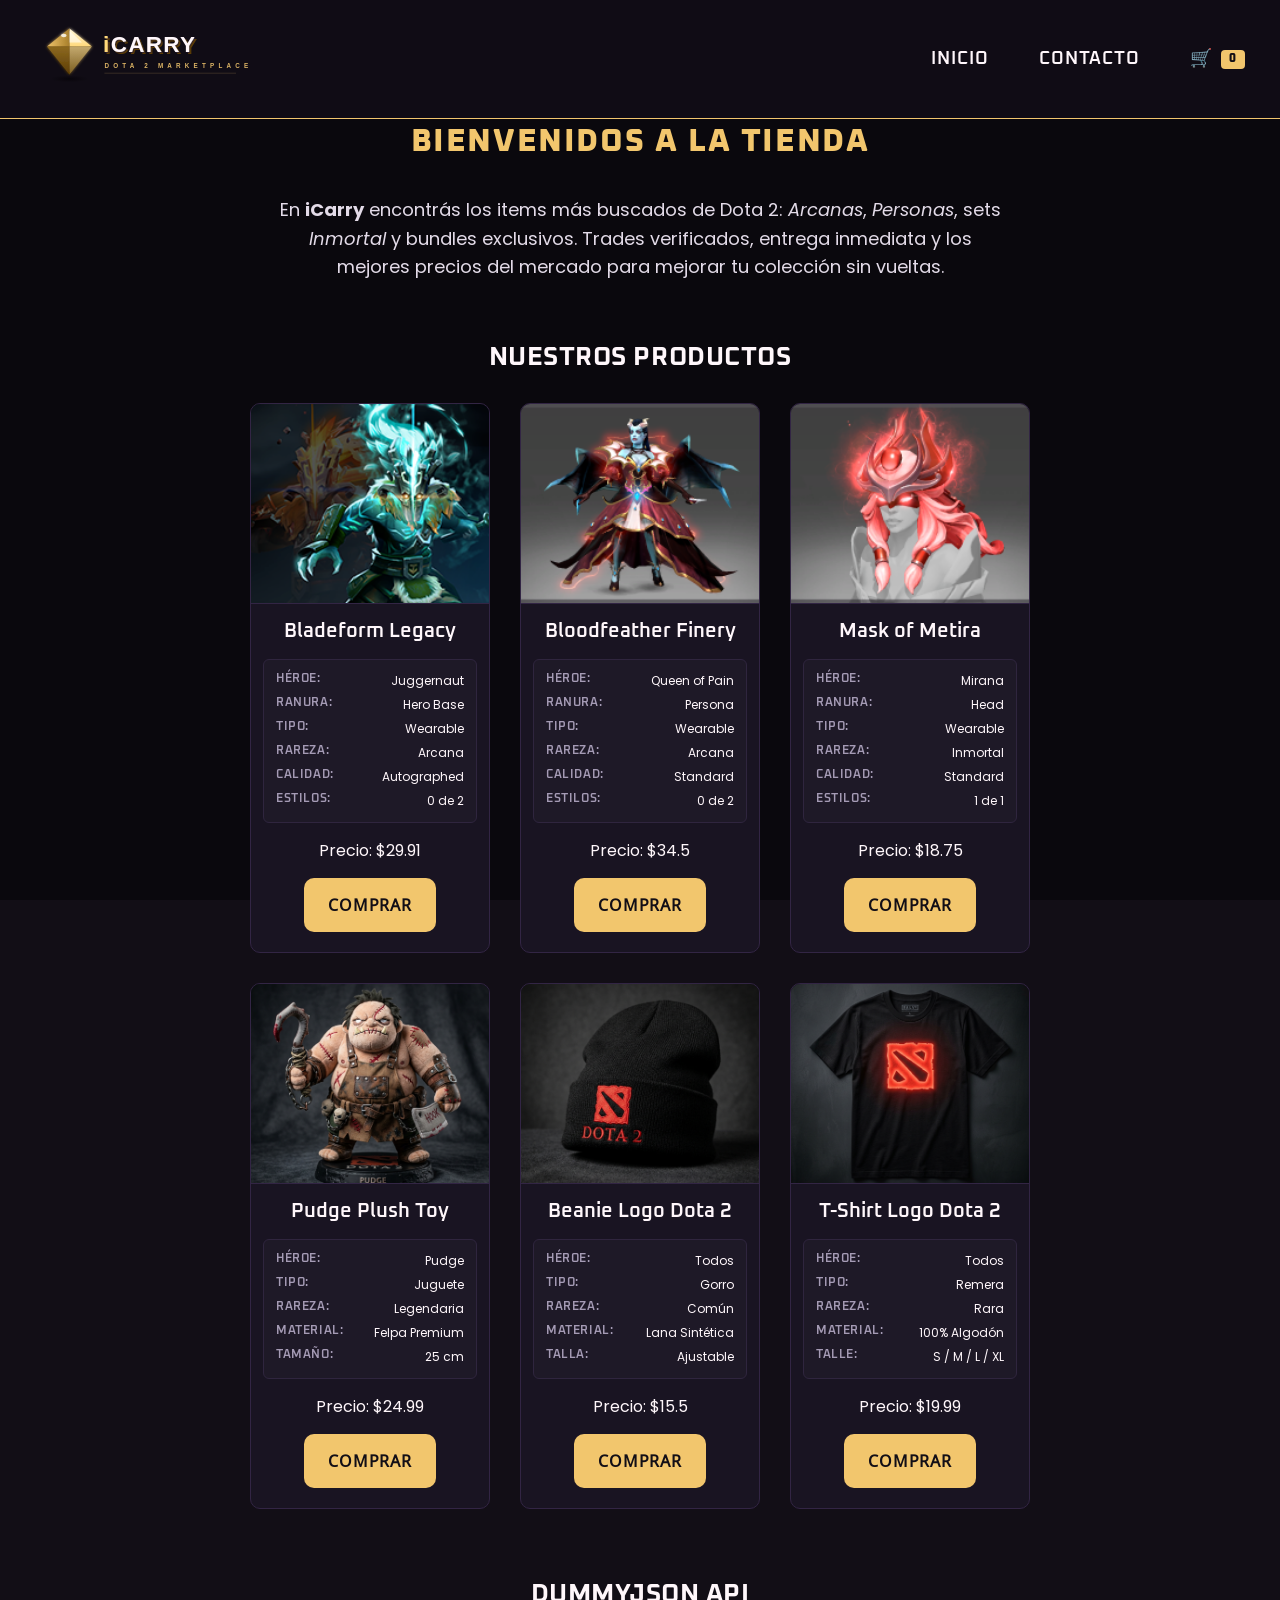
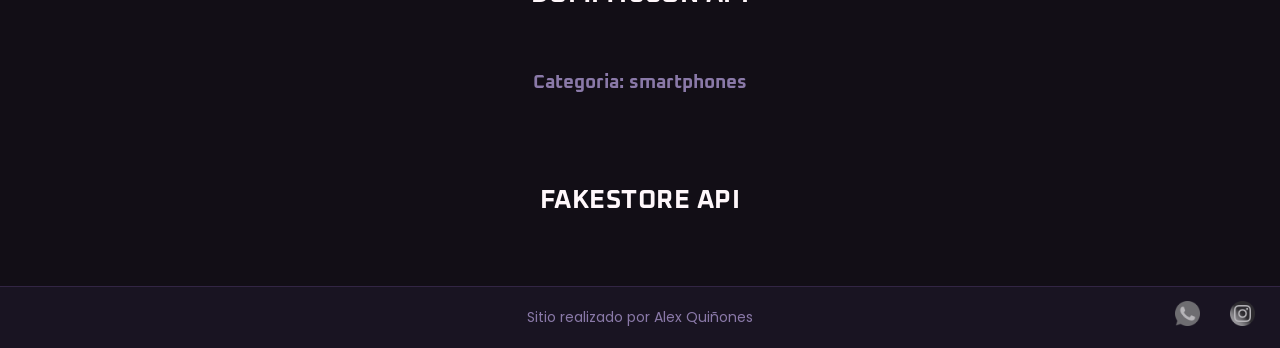
<file: index.html>
<!doctype html>
<html lang="es">
  <head>
    <meta charset="UTF-8" />
    <meta name="viewport" content="width=device-width, initial-scale=1.0" />
    
    <!-- fuentes de google -->
    <link
      href="https://fonts.googleapis.com/css2?family=Noto+Sans+Lycian&family=Oxanium:wght@400;600;800&family=Poppins:wght@300;400;600;700&display=swap"
      rel="stylesheet"
    />
    
    <!-- mi css -->
    <link rel="stylesheet" href="./css/styles.css" />
    <title>Tienda Dota 2</title>
  </head>

  <body>
    <!-- cabecera -->
    <header>
      <div class="div-logo">
        <a class="logo" href="./index.html">
          <img src="./img/logo.svg" alt="iCarry" class="logo-img" />
        </a>
      </div>

      <nav class="header-nav">
        <ul>
          <li><a href="./index.html">Inicio</a></li>
          <li><a href="./pages/contacto.html">Contacto</a></li>
          <li>
            <a href="./pages/carrito.html" class="carrito-icono">
              🛒 <span id="contador-carrito">0</span>
            </a>
          </li>
        </ul>
      </nav>
    </header>

    <!-- contenido principal -->
    <main>
      <h1 class="titulo-home text-secondary">Bienvenidos a la tienda</h1>

      <p class="parrafo">
        En <strong>iCarry</strong> encontrás los items más buscados de Dota 2: <em>Arcanas</em>, <em>Personas</em>, sets
        <em>Inmortal</em> y bundles exclusivos.
        Trades verificados, entrega inmediata y los mejores precios
        del mercado para mejorar tu colección sin vueltas.
      </p>

      <!-- seccion de mis productos dota -->
      <section>
        <h2 class="titulo-productos">Nuestros productos</h2>
        <!-- aca se inyectan las tarjetas con js -->
        <div id="contenedor-tarjetas" class="contenedor-tarjetas"></div>
      </section>

      <!-- seccion de dummyjson -->
      <section>
        <div id="contenedor-productos-dummy" class="contenedor-tarjetas" style="margin-top: 4rem;"></div>
      </section>
      
      <!-- seccion de fakestore -->
      <section>
        <div id="contenedor-productos-fakestore" class="contenedor-tarjetas" style="margin-top: 4rem;"></div>
      </section>
    </main>

    <!-- pie de pagina -->
    <footer>
      <p>Sitio realizado por Alex Quiñones</p>
      <nav>
        <ul class="footer-list">
          <li><img src="./img/whatsapp.png" alt="wpp" /></li>
          <li><img src="./img/social.png" alt="ig" /></li>
        </ul>
      </nav>
    </footer>

    <!-- scripts -->
    <script type="module" src="./js/index.js"></script>
    <script type="module" src="./js/dummyjson.js"></script>
    <script type="module" src="./js/fakestore.js"></script>
  </body>
</html>
</file>
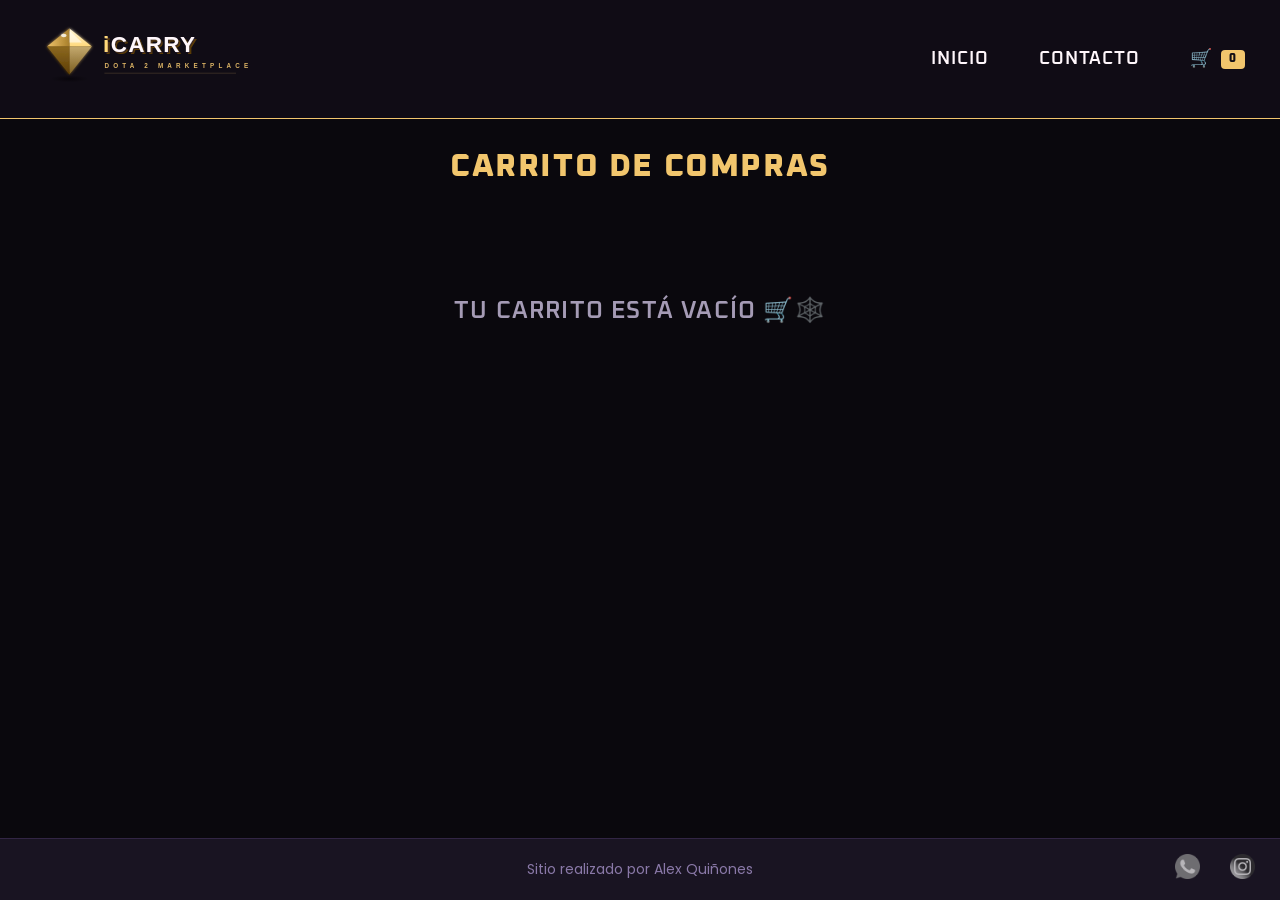
<file: pages/carrito.html>
<!doctype html>
<html lang="es">
  <head>
    <meta charset="UTF-8" />
    <meta name="viewport" content="width=device-width, initial-scale=1.0" />
    
    <!-- fuentes de google -->
    <link
      href="https://fonts.googleapis.com/css2?family=Noto+Sans+Lycian&family=Oxanium:wght@400;600;800&family=Poppins:wght@300;400;600;700&display=swap"
      rel="stylesheet"
    />
    
    <!-- css del proyecto -->
    <link rel="stylesheet" href="../css/styles.css" />
    <title>Carrito — iCarry</title>
  </head>

  <body>
    <!-- cabecera principal -->
    <header>
      <div class="div-logo">
        <a class="logo" href="../index.html">
          <img src="../img/logo.svg" alt="iCarry" class="logo-img" />
        </a>
      </div>

      <!-- navegacion -->
      <nav class="header-nav">
        <ul>
          <li><a href="../index.html">Inicio</a></li>
          <li><a href="./contacto.html">Contacto</a></li>
          <li>
            <a href="./carrito.html" class="carrito-icono">
              🛒 <span id="contador-carrito">0</span>
            </a>
          </li>
        </ul>
      </nav>
    </header>

    <!-- pagina del carrito -->
    <main>
      <h1 class="titulo-contacto text-secondary">Carrito de compras</h1>

      <!-- aca van los items del carrito -->
      <section id="contenedor-carrito" class="contenedor-tarjetas"></section>

      <!-- botones del carrito -->
      <div id="acciones-carrito" class="acciones-carrito"></div>
    </main>

    <!-- pie -->
    <footer>
      <p>Sitio realizado por Alex Quiñones</p>
      
      <nav>
        <ul class="footer-list">
          <li><img src="../img/whatsapp.png" alt="wpp" /></li>
          <li><img src="../img/social.png" alt="ig" /></li>
        </ul>
      </nav>
    </footer>

    <!-- scripts -->
    <script type="module" src="../js/carrito.js"></script>
  </body>
</html>
</file>
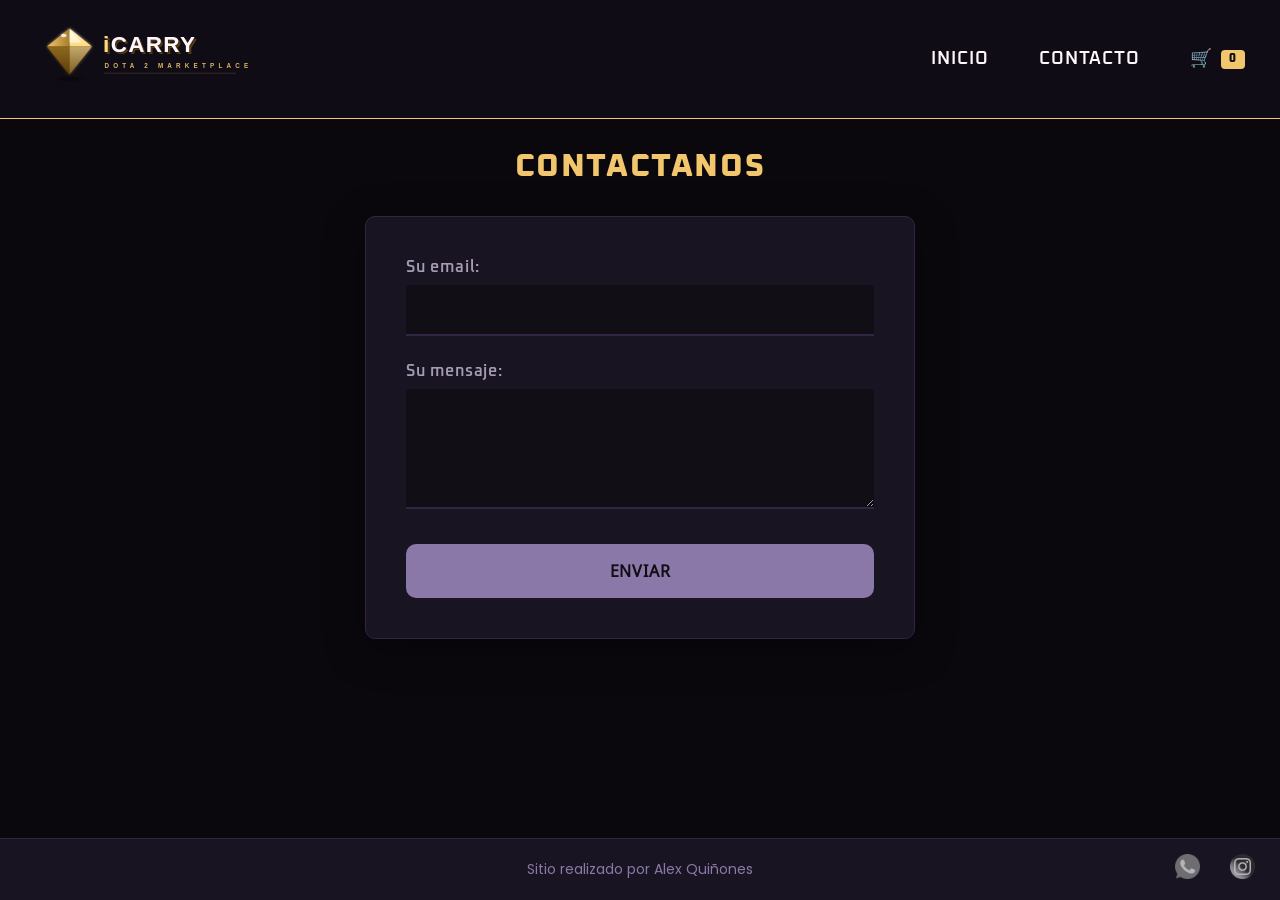
<file: pages/contacto.html>
<!doctype html>
<html lang="es">
  <head>
    <meta charset="UTF-8" />
    <meta name="viewport" content="width=device-width, initial-scale=1.0" />
    
    <!-- fuente -->
    <link
      href="https://fonts.googleapis.com/css2?family=Noto+Sans+Lycian&family=Oxanium:wght@400;600;800&family=Poppins:wght@300;400;600;700&display=swap"
      rel="stylesheet"
    />
    
    <!-- mis estilos -->
    <link rel="stylesheet" href="../css/styles.css" />
    <title>Contacto — iCarry</title>
  </head>

  <body>
    <!-- cabecera de la pagina -->
    <header>
      <div class="div-logo">
        <a class="logo" href="../index.html">
          <img src="../img/logo.svg" alt="iCarry" class="logo-img" />
        </a>
      </div>

      <nav class="header-nav">
        <ul>
          <li><a href="../index.html">Inicio</a></li>
          <li><a href="./contacto.html">Contacto</a></li>
          <li>
            <a href="./carrito.html" class="carrito-icono">
              🛒 <span id="contador-carrito">0</span>
            </a>
          </li>
        </ul>
      </nav>
    </header>

    <!-- formulario de contacto -->
    <main>
      <h1 class="titulo-contacto text-secondary">Contactanos</h1>

      <!-- mando a formspree -->
      <form class="form-contacto" action="https://formspree.io/f/xgopzyyy" method="POST">
        <div class="grupo-input">
          <label for="email">Su email:</label>
          <input id="email" type="email" name="email" />
        </div>

        <div class="grupo-input">
          <label for="mensaje">Su mensaje:</label>
          <textarea id="mensaje" name="message"></textarea>
        </div>

        <button class="btn bg-secondary text-dark" type="submit">Enviar</button>
      </form>
    </main>

    <!-- pie -->
    <footer>
      <p>Sitio realizado por Alex Quiñones</p>
      <nav>
        <ul class="footer-list">
          <li><img src="../img/whatsapp.png" alt="wpp" /></li>
          <li><img src="../img/social.png" alt="ig" /></li>
        </ul>
      </nav>
    </footer>

    <!-- script -->
    <script type="module" src="../js/contacto.js"></script>
  </body>
</html>
</file>
<file: css/styles.css>
/* reseteo basico para que los navegadores no molesten */
* {
  margin: 0;
  padding: 0;
  box-sizing: border-box;
}

/* achico la letra base para usar rem mas facil (1rem = 10px) */
html {
  font-size: 62.5%; 
}

/* estilos generales del body */
body {
  font-family: "Poppins", sans-serif;
  font-size: 1.6rem;
  color: #fff7fb; 
  background-color: #120e16; 

  /* uso flex para empujar el footer abajo de todo */
  display: flex;
  flex-direction: column;
  min-height: 100vh;
  position: relative;
}

/* imagen de fondo oscura de dota 2 (con animacion para que rote) */
body::before {
  content: "";
  position: fixed;
  top: 0;
  left: 0;
  width: 100%;
  height: 100%;
  z-index: -1;

  background-size: cover;
  background-position: center;
  background-repeat: no-repeat;
  
  /* oscurezco un poco el fondo para que se lean las letras */
  filter: brightness(0.35) contrast(1.1) saturate(0.8);
  box-shadow: inset 0 0 0 2000px rgba(18, 14, 24, 0.4);
  
  /* animacion de rotacion infinita */
  animation: rotarFondo 24s infinite;
}

/* defino la animacion pasando por todos los fondos */
@keyframes rotarFondo {
  0% { background-image: url('../img/fondo.jpg'); }
  25% { background-image: url('../img/fondo1.jpg'); }
  50% { background-image: url('../img/fondo2.jpg'); }
  75% { background-image: url('../img/fondo3.jpg'); }
  100% { background-image: url('../img/fondo.jpg'); }
}

/* tipografia especial para titulos */
h1, h2, h3, .hud-text {
  font-family: "Oxanium", sans-serif; 
}

h1 {
  font-size: 3.2rem;
  font-weight: 800;
  line-height: 1.15;
  margin: .5rem 0;
  text-transform: uppercase;
  letter-spacing: 0.05em;
  color: #f2c66d; 
}

h2 {
  color: #fff7fb;
  font-size: 2.6rem;
  font-weight: 700;
  line-height: 1.2;
  text-align: center;
  margin: 3rem 0;
  text-transform: uppercase;
  letter-spacing: 0.02em;
}

/* contenedor principal (el main) */
main {
  width: 80%;
  max-width: 1200px;
  margin: auto;
  padding-bottom: 4rem;
  flex: 1; /* hace que ocupe todo el espacio libre */
  display: flex;
  flex-direction: column;
  align-items: center;
}

/* botones principales */
.btn {
  border: none;
  font-size: 1.6rem;
  font-weight: 700;
  font-family: "Noto Sans Lycian", sans-serif;
  text-transform: uppercase;
  letter-spacing: 0.05em;
  padding: 1.6rem 2.4rem;
  border-radius: 10px; 
  cursor: pointer;
  transition: all 0.2s cubic-bezier(0.25, 0.8, 0.25, 1);
}

/* color principal (dorado dota) */
.bg-primary {
  background-color: #f2c66d; 
  color: #120e16;
}
.bg-primary:hover {
  background-color: #dbb056;
  transform: scale(1.03);
  box-shadow: 0 0 15px rgba(242, 198, 109, 0.15);
}

/* color secundario para otros botones */
.bg-secondary {
  background-color: #8a79a8; 
  color: #fff7fb;
}
.bg-secondary:hover {
  background-color: #9d8dbb;
  transform: scale(1.03);
}

/* colorcitos de texto */
.text-light { color: #fff7fb; }
.text-dark { color: #120e16; }
.text-secondary { color: #f2c66d; }

/* menu de navegacion pegajoso (sticky) */
header {
  background: rgba(18, 14, 24, 0.85);
  backdrop-filter: blur(12px);
  -webkit-backdrop-filter: blur(12px);
  border-bottom: 1px solid #f2c66d; 
  width: 100%;
  display: flex;
  justify-content: space-between;
  align-items: center;
  position: sticky;
  top: 0;
  z-index: 1000;
  padding: 0 2rem;
}

/* pie de pagina */
footer {
  background: #191422; 
  border-top: 1px solid #322544;
  color: #8a79a8; 
  width: 100%;
  display: flex;
  justify-content: center;
  align-items: center;
  position: relative;
  padding: 2rem 2rem;
}

/* logo de icarry */
.div-logo {
  font-family: "Oxanium", sans-serif;
  font-weight: 800;
  font-size: 2.4rem;
  color: #f2c66d;
}

.logo-img {
  height: 8rem;
  width: auto;
  display: block;
  padding: 0.5rem;
  transition: transform 0.3s ease;
}

.logo-img:hover {
  transform: scale(1.05);
}

/* links del nav */
.logo,
.header-nav ul li a {
  text-decoration: none;
  font-family: "Oxanium", sans-serif;
  font-size: 1.8rem;
  font-weight: 600;
  text-transform: uppercase;
  letter-spacing: 0.05em;
  color: #fff7fb;
  display: inline-block;
  padding: 1.5rem;
  transition: color 0.2s ease, text-shadow 0.2s ease;
}

.header-nav ul li a:hover {
  color: #f2c66d;
  text-shadow: 0 0 10px rgba(242, 198, 109, 0.3);
}

/* alinear listas */
.header-nav ul,
footer .footer-list {
  list-style: none;
  display: flex;
  gap: 2rem;
  align-items: center;
}

footer p {
  text-align: center;
  font-size: 1.4rem;
}

/* redes sociales del footer */
footer nav {
  position: absolute;
  right: 2rem;
  top: 50%;
  transform: translateY(-50%);
}

.footer-list img {
  width: 3.5rem;
  padding: 0.5rem;
  filter: grayscale(100%) opacity(0.7);
  transition: filter 0.2s ease, transform 0.2s ease;
}

.footer-list img:hover {
  filter: grayscale(0%) opacity(1);
  transform: scale(1.1);
}

/* parrafo de bienvenida */
.parrafo {
  width: 80%;
  max-width: 800px;
  text-align: center;
  font-size: 1.8rem;
  line-height: 1.6;
  padding: 3rem;
  color: #e3dbe8;
}

/* grilla flex para las tarjetitas */
.contenedor-tarjetas {
  margin-top: 2rem;
  display: flex;
  justify-content: center;
  flex-wrap: wrap;
  gap: 3rem;
}

/* cajita de producto */
.card {
  background-color: #191422; 
  color: #fff7fb;
  width: 24rem; 
  border: 1px solid #322544; 
  border-radius: 10px;
  overflow: hidden;
  display: flex;
  flex-direction: column;
  align-items: center;
  gap: 1.5rem;
  padding-bottom: 2rem;
  transition: all 0.25s cubic-bezier(0.25, 0.8, 0.25, 1);
}

/* hover de la tarjeta (se levanta un poco) */
.card:hover {
  border-color: #f2c66d; 
  transform: translateY(-4px);
  box-shadow: 0 10px 30px rgba(0, 0, 0, 0.5), 0 0 15px rgba(242, 198, 109, 0.1);
}

.card img {
  width: 100%;
  height: 20rem; 
  object-fit: cover;
  border-bottom: 1px solid #322544;
  transition: border-color 0.25s ease;
}

.card:hover img {
  border-bottom-color: #f2c66d;
}

.card h3 {
  font-size: 2rem;
  font-weight: 600;
  text-align: center;
  padding: 0 1rem;
}

/* lista de detalles del producto */
.item-detalle {
  display: grid;
  grid-template-columns: auto 1fr;
  gap: 0.6rem 1rem;
  background-color: #1e1927; 
  border: 1px solid #2f253e; 
  width: 90%;
  font-size: 1.2rem;
  padding: 1.2rem;
  border-radius: 6px;
}

.item-detalle dt {
  font-family: "Oxanium", sans-serif;
  font-weight: 600;
  color: #a59bb5; 
  text-transform: uppercase;
  letter-spacing: 0.05em;
}

.item-detalle dt::after {
  content: ":";
}

.item-detalle dd {
  text-align: right;
  color: #fff7fb;
  font-weight: 400;
}

/* form de contacto */
.titulo-contacto {
  margin: 3rem 0;
}

.form-contacto {
  background-color: #191422;
  color: #fff7fb;
  width: 100%;
  max-width: 55rem;
  font-size: 1.6rem;
  padding: 4rem;
  border: 1px solid #322544;
  border-radius: 10px;
  box-shadow: 0 10px 40px rgba(0, 0, 0, 0.4);
}

.grupo-input {
  display: flex;
  flex-direction: column;
  gap: 0.8rem;
  margin-bottom: 2.5rem;
}

.grupo-input label {
  font-family: "Oxanium", sans-serif;
  font-weight: 600;
  letter-spacing: 0.05em;
  color: #a59bb5;
}

/* inputs del form */
.grupo-input input,
.grupo-input textarea {
  border: none;
  background-color: #120e16;
  color: #fff7fb;
  font-family: "Poppins", sans-serif;
  font-size: 1.6rem;
  padding: 1.2rem;
  border-bottom: 2px solid #322544;
  transition: all 0.3s ease;
  border-radius: 4px 4px 0 0;
}

.grupo-input input:focus,
.grupo-input textarea:focus {
  outline: none;
  background-color: #1a1523;
  border-bottom: 2px solid #f2c66d;
}

.grupo-input textarea {
  min-height: 12rem;
  resize: vertical;
}

.form-contacto .btn {
  width: 100%;
  margin-top: 1rem;
}

/* modo celular (responsive) */
@media (max-width: 768px) {
  header {
    flex-direction: column;
    padding: 1rem;
    gap: 1rem;
  }
  
  .header-nav ul {
    gap: 1rem;
  }
  
  .header-nav ul li a {
    padding: 0.8rem;
    font-size: 1.6rem;
  }

  footer {
    flex-direction: column;
    gap: 2rem;
  }
  
  footer nav {
    position: static;
    transform: none;
  }
}

/* --------- COSAS DEL CARRITO --------- */

/* iconito del chango con el contador */
.header-nav ul li a.carrito-icono {
  display: flex;
  align-items: center;
  gap: 0.8rem;
}

/* numerito del changuito */
#contador-carrito {
  background-color: #f2c66d;
  color: #120e16;
  font-size: 1.2rem;
  font-weight: 800;
  font-family: "Oxanium", sans-serif;
  padding: 0.2rem 0.8rem;
  border-radius: 4px; 
  display: inline-block;
  min-width: 2.4rem;
  text-align: center;
}

/* msj de carrito vacio */
.mensaje-carrito-vacio {
  font-family: "Oxanium", sans-serif;
  font-size: 2.4rem;
  font-weight: 600;
  text-align: center;
  color: #a59bb5;
  margin: 6rem 0;
  width: 100%;
  letter-spacing: 0.05em;
  text-transform: uppercase;
}

/* boton rojo para borrar un producto */
.btn-eliminar-carrito {
  background-color: #a33845; 
  color: #fff7fb;
  width: 90%;
  margin-top: 1rem;
}
.btn-eliminar-carrito:hover {
  background-color: #8c2a36;
}

/* boton de vaciar todo el chango */
.btn-vaciar-carrito {
  background-color: #322544; 
  color: #fff7fb;
  padding: 1.6rem 3.2rem;
  border: 1px solid #504770;
}
.btn-vaciar-carrito:hover {
  background-color: #504770;
  border-color: #8a79a8;
  transform: scale(1.05);
}

/* botones de abajo del carrito */
.acciones-carrito {
  display: flex;
  justify-content: center;
  width: 100%;
  margin: 4rem 0;
}

/* --------- ALERTAS FLOTANTES (TOAST) --------- */

/* donde salen las alertas */
#toast-container {
  position: fixed;
  top: 9rem; 
  right: 2rem;
  z-index: 9999;
  display: flex;
  flex-direction: column;
  gap: 1rem;
  pointer-events: none; 
}

/* diseno de la alerta */
.hud-toast {
  background: rgba(25, 20, 34, 0.95);
  backdrop-filter: blur(8px);
  border: 1px solid #f2c66d;
  color: #fff7fb;
  font-family: 'Oxanium', sans-serif;
  font-size: 1.5rem;
  font-weight: 600;
  letter-spacing: 0.05em;
  text-transform: uppercase;
  padding: 1.6rem 2.4rem;
  border-radius: 4px;
  box-shadow: 0 4px 20px rgba(0, 0, 0, 0.5), inset 0 0 10px rgba(242, 198, 109, 0.1);
  display: flex;
  align-items: center;
  gap: 1.2rem;
  min-width: 250px;
  max-width: 400px;
  pointer-events: auto; 
  
  /* la muevo fuera de la pantalla al inicio */
  transform: translateX(120%);
  transition: transform 0.35s cubic-bezier(0.25, 0.8, 0.25, 1), opacity 0.35s ease;
  opacity: 0;
}

/* clase que le pone js para mostrarla */
.hud-toast.show {
  transform: translateX(0);
  opacity: 1;
}

.hud-toast-icon {
  color: #f2c66d;
  font-size: 2rem;
}

/* precio total de la compra */
.total-carrito {
  font-size: 2.4rem;
  color: #f2c66d;
  margin: 2rem 0;
  font-weight: bold;
  text-align: center;
  width: 100%;
}
</file>
